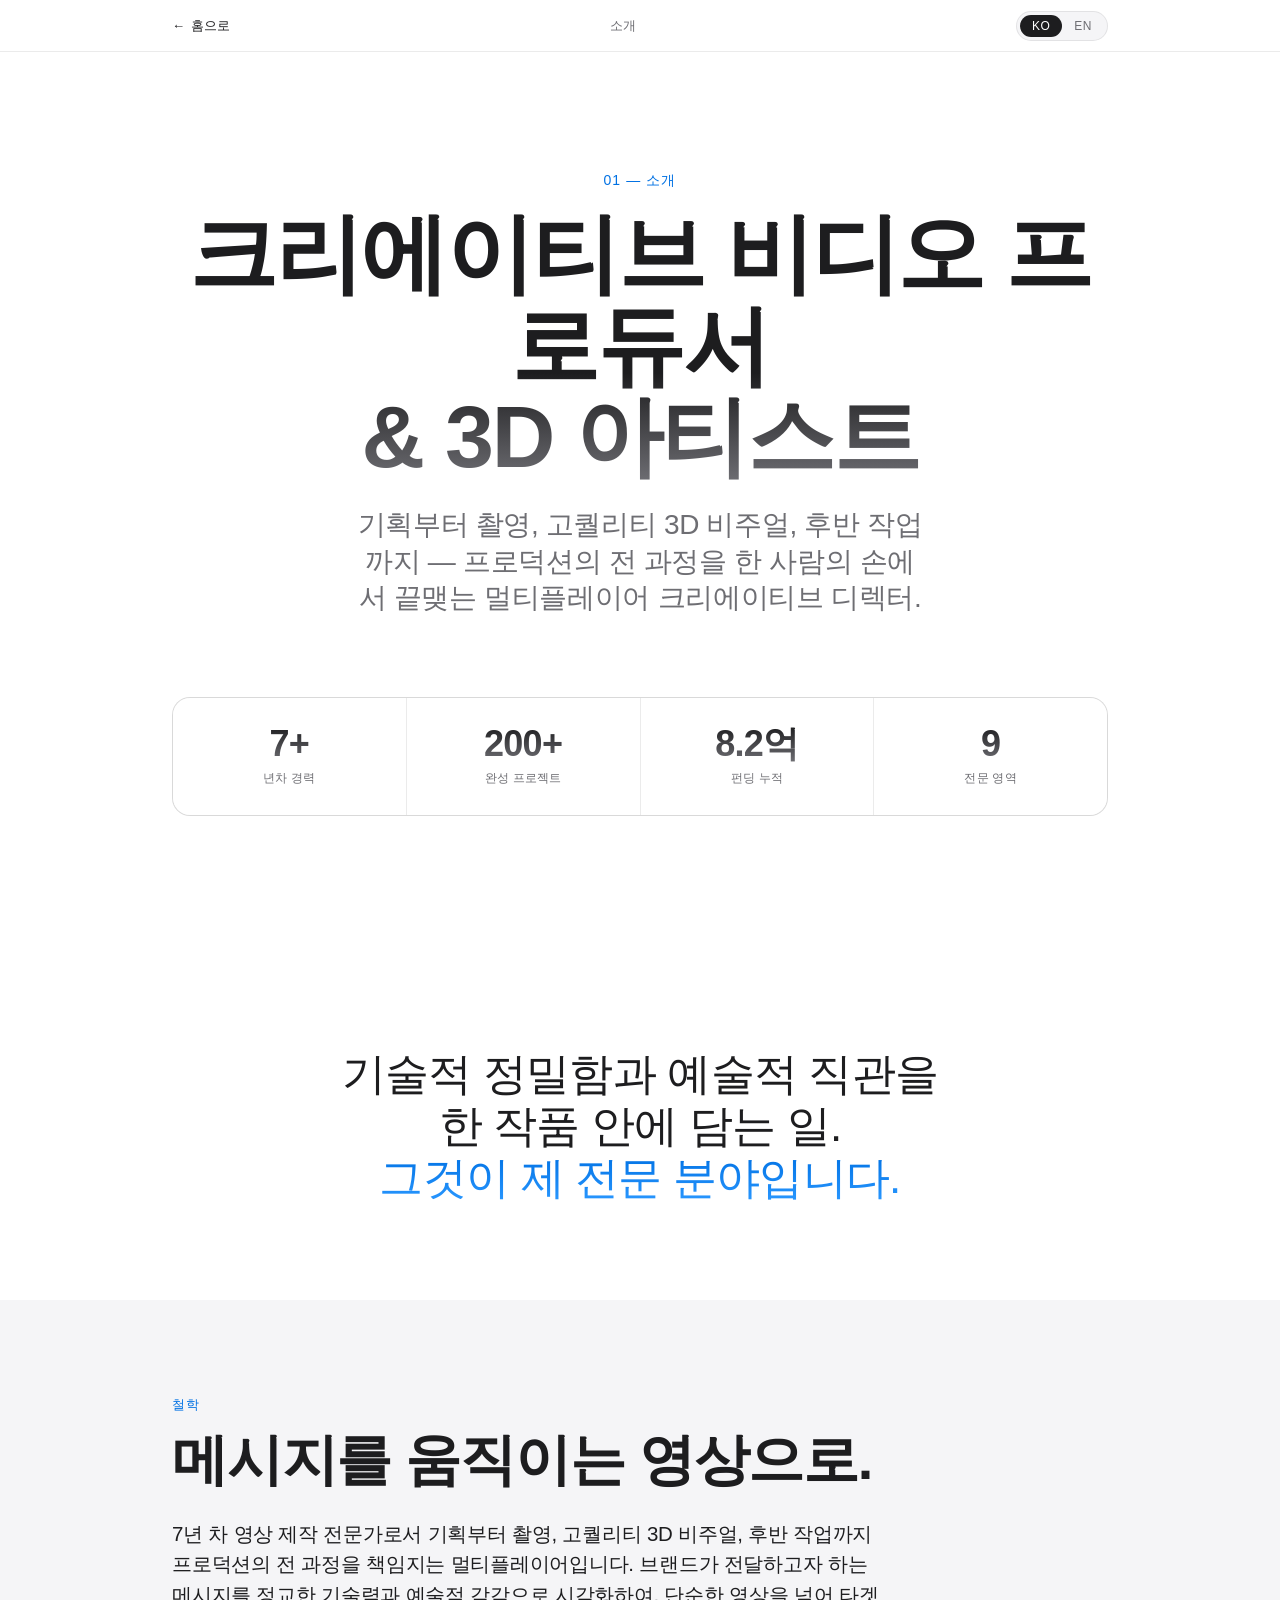
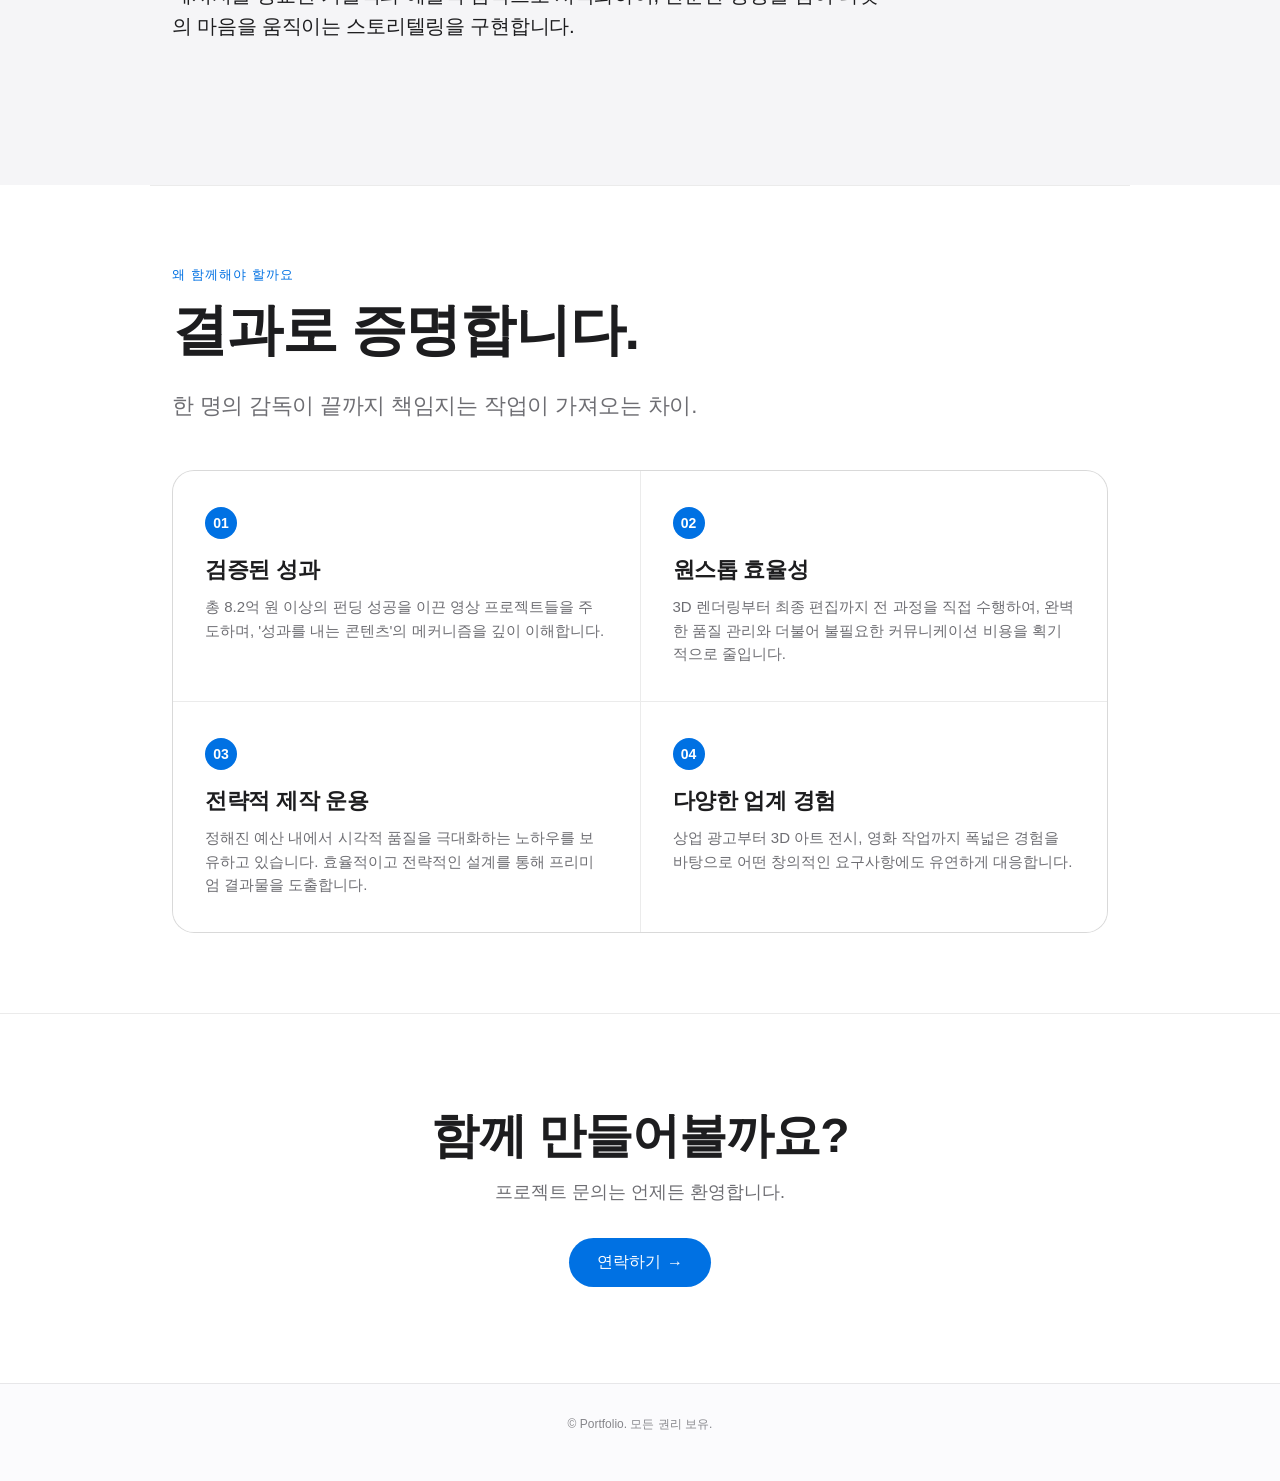
<file: about.html>
<!doctype html>
<html lang="ko">
<head>
  <meta charset="utf-8" />
  <meta name="viewport" content="width=device-width, initial-scale=1" />
  <title data-lang="ko">소개 — Portfolio</title>
  <title data-lang="en">About — Portfolio</title>
  <link rel="stylesheet" href="page-detail.css" />
</head>
<body>

<!-- Top nav -->
<nav class="detail-nav">
  <div class="detail-nav-inner">
    <a class="detail-nav-back" href="index.html">
      <span>←</span>
      <span data-lang="ko">홈으로</span>
      <span data-lang="en">Home</span>
    </a>
    <div class="detail-nav-title">
      <span data-lang="ko">소개</span>
      <span data-lang="en">About</span>
    </div>
    <div class="detail-nav-lang" role="tablist">
      <button data-set-lang="ko" class="active">KO</button>
      <button data-set-lang="en">EN</button>
    </div>
  </div>
</nav>

<main>

  <!-- Hero -->
  <section class="detail-hero">
    <p class="detail-hero-eyebrow">
      <span data-lang="ko">01 — 소개</span>
      <span data-lang="en">01 — About</span>
    </p>
    <h1 class="detail-hero-title">
      <span data-lang="ko">크리에이티브 비디오 프로듀서<br/>&amp; 3D 아티스트</span>
      <span data-lang="en">Creative Video Producer<br/>&amp; 3D Artist</span>
    </h1>
    <p class="detail-hero-sub">
      <span data-lang="ko">기획부터 촬영, 고퀄리티 3D 비주얼, 후반 작업까지 — 프로덕션의 전 과정을 한 사람의 손에서 끝맺는 멀티플레이어 크리에이티브 디렉터.</span>
      <span data-lang="en">From concept to cinematography, 3D visuals to post-production — a multi-disciplinary creator who manages the entire creative lifecycle, end to end.</span>
    </p>
  </section>

  <!-- Stat strip -->
  <section class="detail-section" style="border-top: 0; padding-top: 0;">
    <div class="stat-strip">
      <div class="stat-cell">
        <div class="stat-cell-num">7+</div>
        <div class="stat-cell-label">
          <span data-lang="ko">년차 경력</span>
          <span data-lang="en">Years of practice</span>
        </div>
      </div>
      <div class="stat-cell">
        <div class="stat-cell-num">200+</div>
        <div class="stat-cell-label">
          <span data-lang="ko">완성 프로젝트</span>
          <span data-lang="en">Projects shipped</span>
        </div>
      </div>
      <div class="stat-cell">
        <div class="stat-cell-num"><span data-lang="ko">8.2억</span><span data-lang="en">$745K</span></div>
        <div class="stat-cell-label">
          <span data-lang="ko">펀딩 누적</span>
          <span data-lang="en">In funding raised</span>
        </div>
      </div>
      <div class="stat-cell">
        <div class="stat-cell-num">9</div>
        <div class="stat-cell-label">
          <span data-lang="ko">전문 영역</span>
          <span data-lang="en">Disciplines</span>
        </div>
      </div>
    </div>
  </section>

  <!-- Pullquote -->
  <section class="pullquote">
    <span data-lang="ko">기술적 정밀함과 예술적 직관을<br/>한 작품 안에 담는 일.<br/><em>그것이 제 전문 분야입니다.</em></span>
    <span data-lang="en">Combining technical precision with artistic intuition.<br/><em>That is my craft.</em></span>
  </section>

  <!-- Lead paragraph -->
  <section class="detail-section--bleed">
    <div class="detail-section-inner">
      <p class="detail-section-eyebrow">
        <span data-lang="ko">철학</span>
        <span data-lang="en">Philosophy</span>
      </p>
      <h2 class="detail-section-title">
        <span data-lang="ko">메시지를 움직이는 영상으로.</span>
        <span data-lang="en">Messages, made to move.</span>
      </h2>
      <p class="detail-section-lead" style="font-size: clamp(18px,1.6vw,22px); color: var(--text);">
        <span data-lang="ko">7년 차 영상 제작 전문가로서 기획부터 촬영, 고퀄리티 3D 비주얼, 후반 작업까지 프로덕션의 전 과정을 책임지는 멀티플레이어입니다. 브랜드가 전달하고자 하는 메시지를 정교한 기술력과 예술적 감각으로 시각화하여, 단순한 영상을 넘어 타겟의 마음을 움직이는 스토리텔링을 구현합니다.</span>
        <span data-lang="en">With over 7 years of professional experience, I'm a multi-disciplinary creator who manages the entire creative lifecycle. From initial concept development and high-end cinematography to sophisticated 3D visuals and post-production — I transform brand messages into impactful visual stories. My approach combines technical precision with artistic intuition to deliver results that exceed expectations.</span>
      </p>
    </div>
  </section>

  <!-- Why hire me -->
  <section class="detail-section">
    <p class="detail-section-eyebrow">
      <span data-lang="ko">왜 함께해야 할까요</span>
      <span data-lang="en">Why hire me</span>
    </p>
    <h2 class="detail-section-title">
      <span data-lang="ko">결과로 증명합니다.</span>
      <span data-lang="en">Proven by results.</span>
    </h2>
    <p class="detail-section-lead">
      <span data-lang="ko">한 명의 감독이 끝까지 책임지는 작업이 가져오는 차이.</span>
      <span data-lang="en">The difference one director, accountable end-to-end, can make.</span>
    </p>

    <div class="why-grid">
      <div class="why">
        <div class="why-num">01</div>
        <div class="why-title">
          <span data-lang="ko">검증된 성과</span>
          <span data-lang="en">Proven Results</span>
        </div>
        <p class="why-desc">
          <span data-lang="ko">총 8.2억 원 이상의 펀딩 성공을 이끈 영상 프로젝트들을 주도하며, '성과를 내는 콘텐츠'의 메커니즘을 깊이 이해합니다.</span>
          <span data-lang="en">A track record of leading video projects for crowdfunding campaigns that achieved over $745K in total funding. I understand the mechanics of "content that sells."</span>
        </p>
      </div>
      <div class="why">
        <div class="why-num">02</div>
        <div class="why-title">
          <span data-lang="ko">원스톱 효율성</span>
          <span data-lang="en">End-to-End Efficiency</span>
        </div>
        <p class="why-desc">
          <span data-lang="ko">3D 렌더링부터 최종 편집까지 전 과정을 직접 수행하여, 완벽한 품질 관리와 더불어 불필요한 커뮤니케이션 비용을 획기적으로 줄입니다.</span>
          <span data-lang="en">By handling every stage from 3D rendering to final editing personally, I ensure seamless quality control and significantly reduce communication overhead.</span>
        </p>
      </div>
      <div class="why">
        <div class="why-num">03</div>
        <div class="why-title">
          <span data-lang="ko">전략적 제작 운용</span>
          <span data-lang="en">Strategic Execution</span>
        </div>
        <p class="why-desc">
          <span data-lang="ko">정해진 예산 내에서 시각적 품질을 극대화하는 노하우를 보유하고 있습니다. 효율적이고 전략적인 설계를 통해 프리미엄 결과물을 도출합니다.</span>
          <span data-lang="en">I specialize in maximizing visual quality within any budget. My expertise allows for premium-looking results through efficient and strategic production planning.</span>
        </p>
      </div>
      <div class="why">
        <div class="why-num">04</div>
        <div class="why-title">
          <span data-lang="ko">다양한 업계 경험</span>
          <span data-lang="en">Versatile Experience</span>
        </div>
        <p class="why-desc">
          <span data-lang="ko">상업 광고부터 3D 아트 전시, 영화 작업까지 폭넓은 경험을 바탕으로 어떤 창의적인 요구사항에도 유연하게 대응합니다.</span>
          <span data-lang="en">From commercial advertisements to 3D art exhibitions and film rotoscoping, my diverse background enables me to adapt to any creative challenge.</span>
        </p>
      </div>
    </div>
  </section>

  <!-- CTA -->
  <section class="detail-cta">
    <h2 class="detail-cta-title">
      <span data-lang="ko">함께 만들어볼까요?</span>
      <span data-lang="en">Let's make something.</span>
    </h2>
    <p class="detail-cta-sub">
      <span data-lang="ko">프로젝트 문의는 언제든 환영합니다.</span>
      <span data-lang="en">I'd love to hear about your project.</span>
    </p>
    <a class="detail-cta-btn" href="index.html#contact">
      <span data-lang="ko">연락하기</span>
      <span data-lang="en">Get in touch</span>
      <span>→</span>
    </a>
  </section>

</main>

<footer class="detail-footer">
  <span data-lang="ko">© Portfolio. 모든 권리 보유.</span>
  <span data-lang="en">© Portfolio. All rights reserved.</span>
</footer>

<script>
(function () {
  const KEY = "portfolio-lang";
  const LANG_RAW = (function(){ try { return JSON.parse(localStorage.getItem(KEY)) } catch(e) { return null } })();
  const initial = (LANG_RAW === "en" || LANG_RAW === "ko") ? LANG_RAW : "ko";
  setLang(initial, false);

  document.querySelectorAll("[data-set-lang]").forEach(btn => {
    btn.addEventListener("click", () => setLang(btn.getAttribute("data-set-lang")));
  });

  function setLang(lang, animate) {
    document.documentElement.lang = lang;
    try { localStorage.setItem(KEY, JSON.stringify(lang)); } catch(e) {}
    document.querySelectorAll("[data-set-lang]").forEach(b => {
      b.classList.toggle("active", b.getAttribute("data-set-lang") === lang);
    });
    document.querySelectorAll("title[data-lang]").forEach(t => {
      if (t.getAttribute("data-lang") === lang) document.title = t.textContent;
    });
    if (animate !== false) {
      const m = document.querySelector("main");
      if (m) { m.classList.add("fade"); setTimeout(() => m.classList.remove("fade"), 200); }
    }
  }
})();
</script>

</body>
</html>
</file>
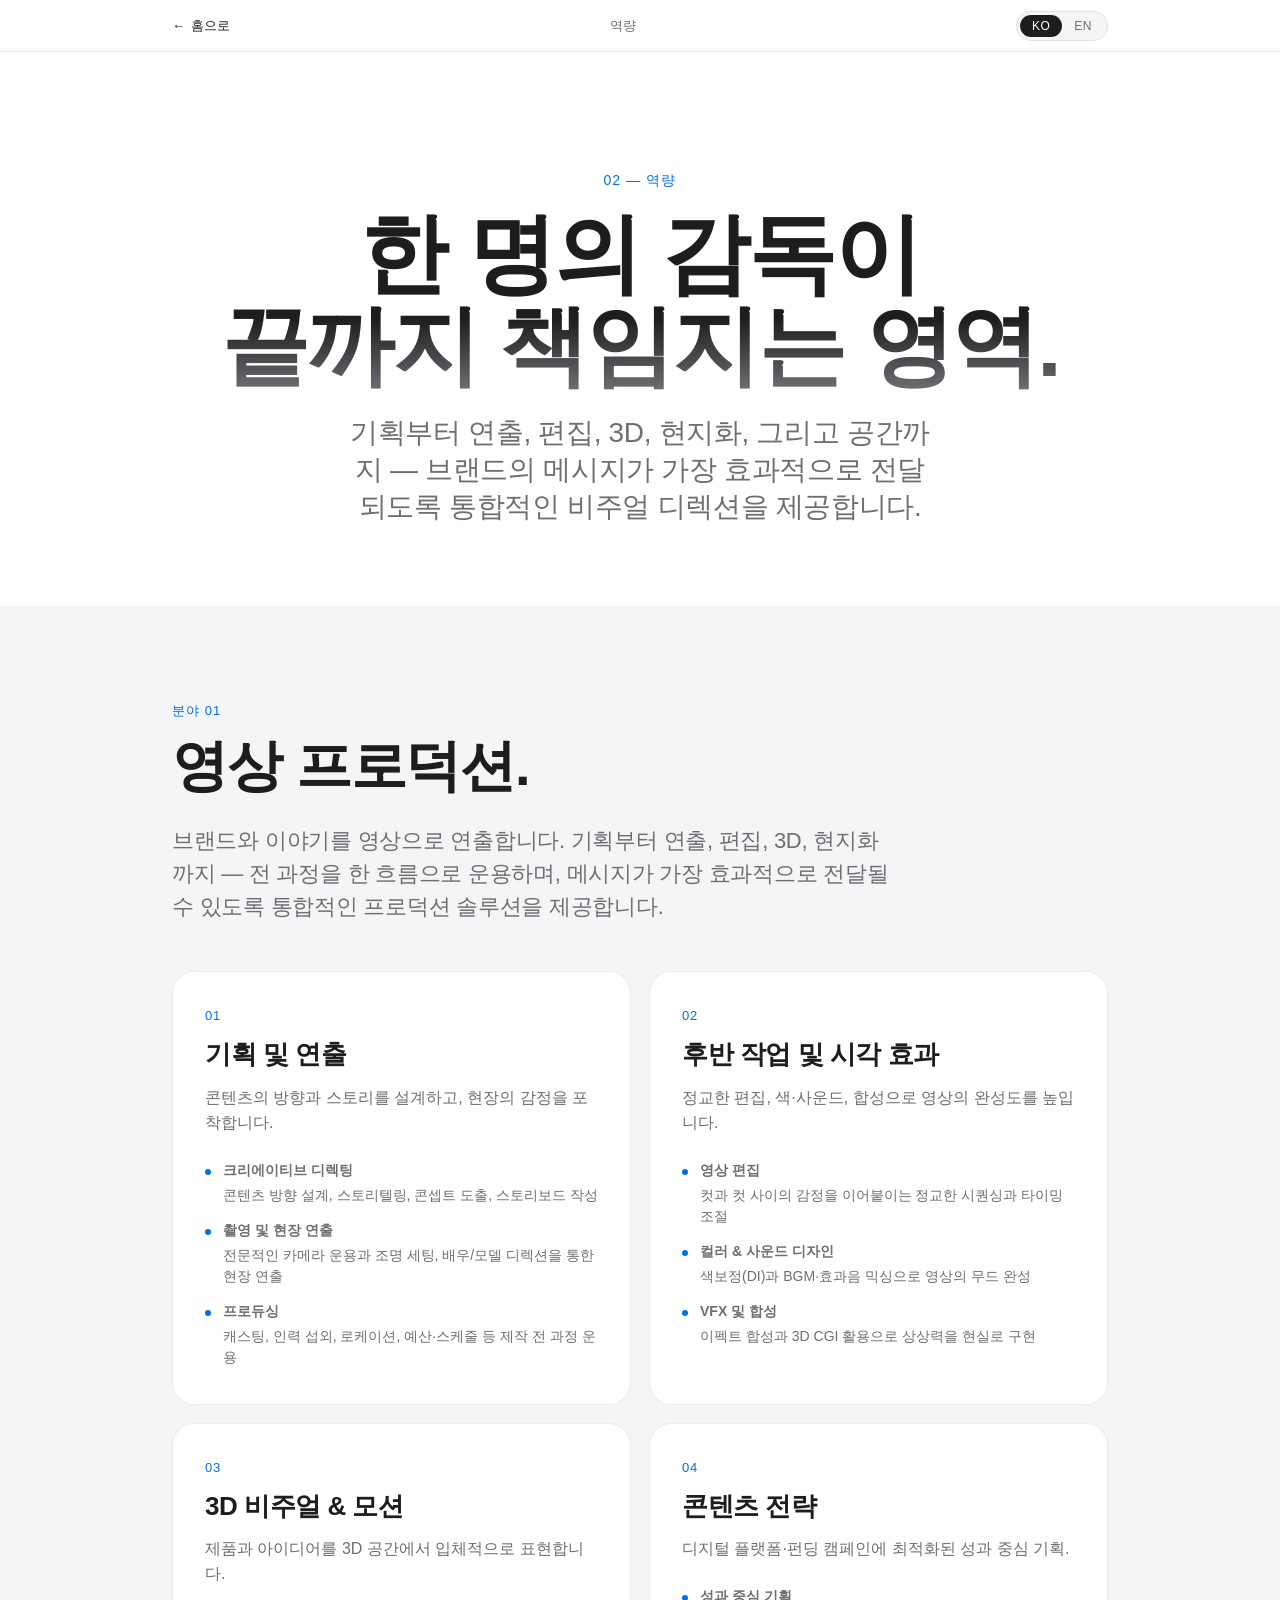
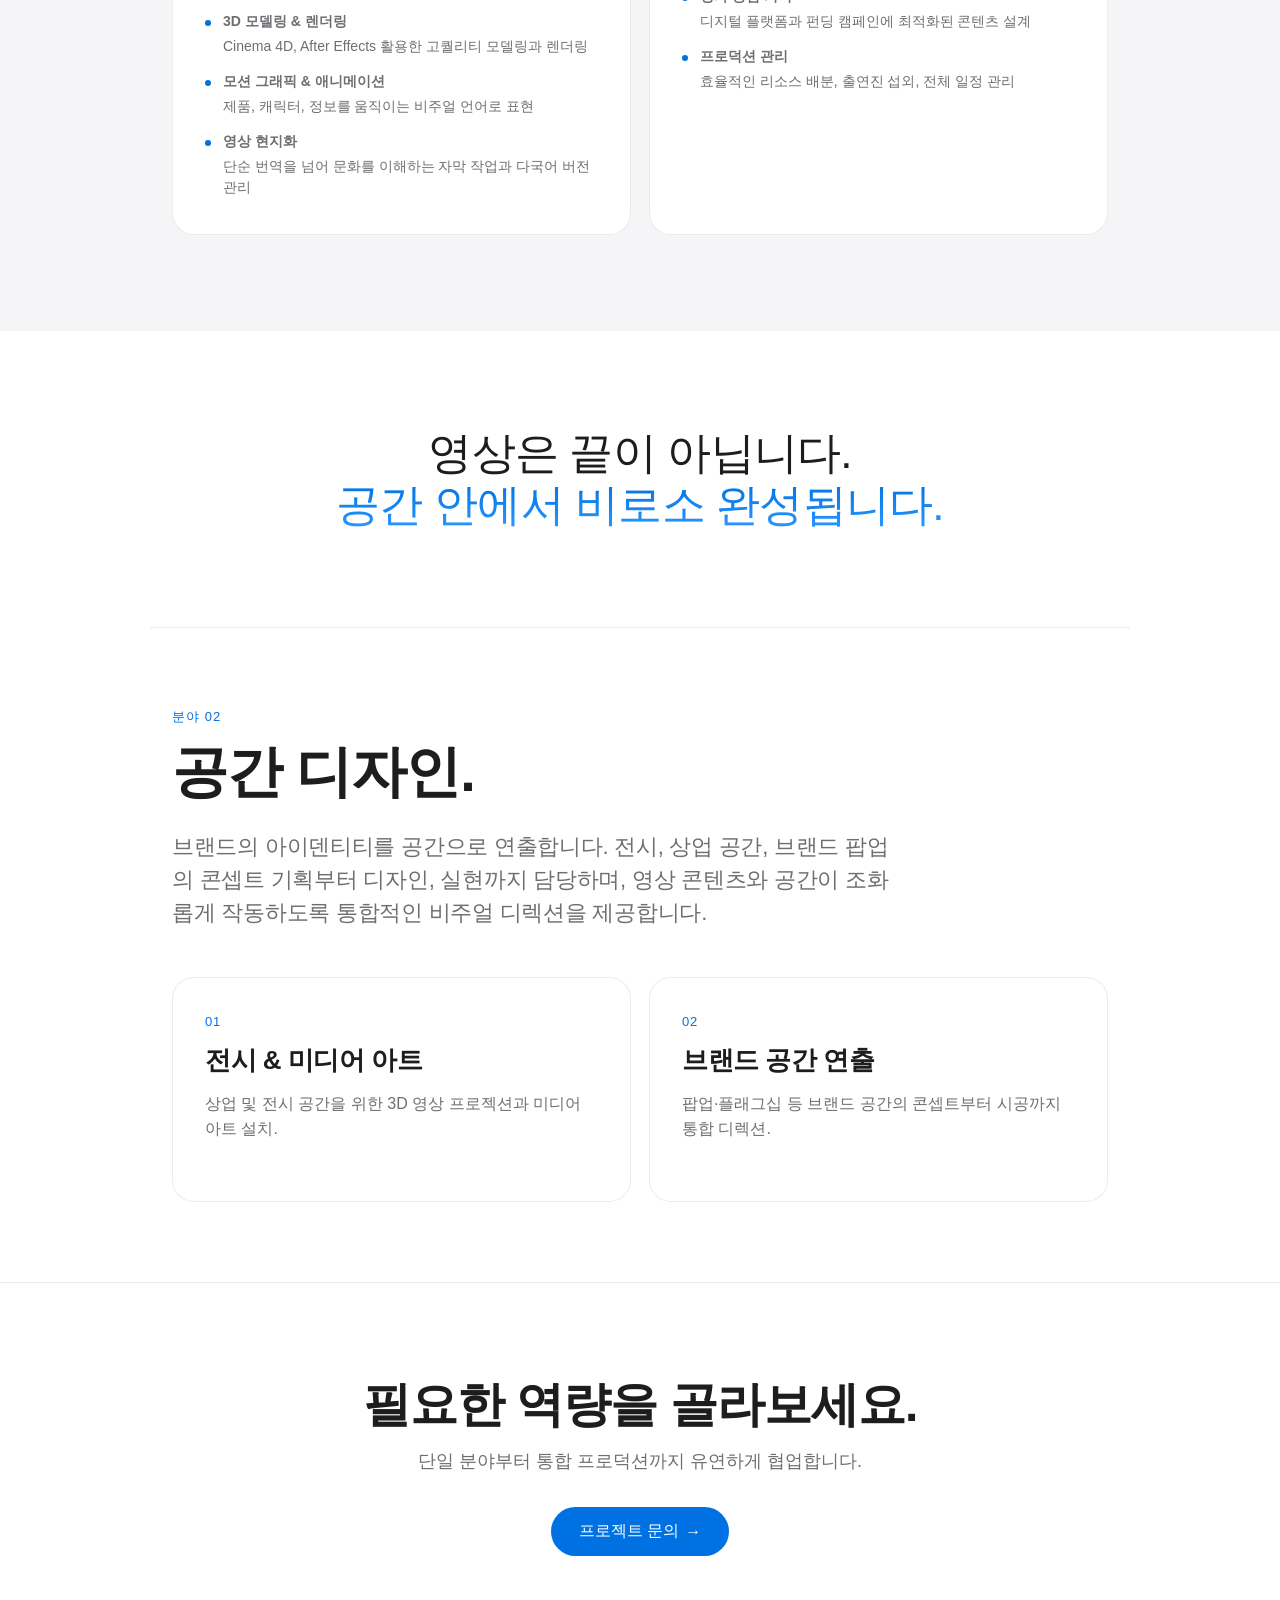
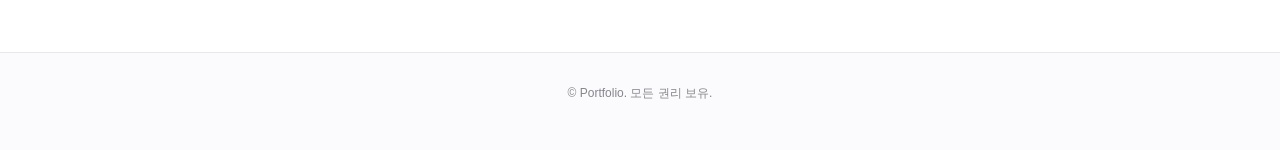
<file: capabilities.html>
<!doctype html>
<html lang="ko">
<head>
  <meta charset="utf-8" />
  <meta name="viewport" content="width=device-width, initial-scale=1" />
  <title data-lang="ko">역량 — Portfolio</title>
  <title data-lang="en">Capabilities — Portfolio</title>
  <link rel="stylesheet" href="page-detail.css" />
</head>
<body>

<!-- Top nav -->
<nav class="detail-nav">
  <div class="detail-nav-inner">
    <a class="detail-nav-back" href="index.html">
      <span>←</span>
      <span data-lang="ko">홈으로</span>
      <span data-lang="en">Home</span>
    </a>
    <div class="detail-nav-title">
      <span data-lang="ko">역량</span>
      <span data-lang="en">Capabilities</span>
    </div>
    <div class="detail-nav-lang" role="tablist">
      <button data-set-lang="ko" class="active">KO</button>
      <button data-set-lang="en">EN</button>
    </div>
  </div>
</nav>

<main>

  <!-- Hero -->
  <section class="detail-hero">
    <p class="detail-hero-eyebrow">
      <span data-lang="ko">02 — 역량</span>
      <span data-lang="en">02 — Capabilities</span>
    </p>
    <h1 class="detail-hero-title">
      <span data-lang="ko">한 명의 감독이<br/>끝까지 책임지는 영역.</span>
      <span data-lang="en">One director.<br/>Every stage.</span>
    </h1>
    <p class="detail-hero-sub">
      <span data-lang="ko">기획부터 연출, 편집, 3D, 현지화, 그리고 공간까지 — 브랜드의 메시지가 가장 효과적으로 전달되도록 통합적인 비주얼 디렉션을 제공합니다.</span>
      <span data-lang="en">Concept, direction, editing, 3D, localization, and space — integrated visual direction so a brand's message lands exactly as intended.</span>
    </p>
  </section>

  <!-- ============ Video Production ============ -->
  <section class="detail-section--bleed">
    <div class="detail-section-inner">
      <p class="detail-section-eyebrow">
        <span data-lang="ko">분야 01</span>
        <span data-lang="en">Discipline 01</span>
      </p>
      <h2 class="detail-section-title">
        <span data-lang="ko">영상 프로덕션.</span>
        <span data-lang="en">Video Production.</span>
      </h2>
      <p class="detail-section-lead">
        <span data-lang="ko">브랜드와 이야기를 영상으로 연출합니다. 기획부터 연출, 편집, 3D, 현지화까지 — 전 과정을 한 흐름으로 운용하며, 메시지가 가장 효과적으로 전달될 수 있도록 통합적인 프로덕션 솔루션을 제공합니다.</span>
        <span data-lang="en">I bring brands and stories to life through cinematic direction. From initial concept to final post-production, 3D visuals, and localization, I manage the entire creative lifecycle to ensure a seamless and impactful result.</span>
      </p>

      <div class="pillar-grid">

        <div class="pillar">
          <div class="pillar-num">01</div>
          <h3 class="pillar-title">
            <span data-lang="ko">기획 및 연출</span>
            <span data-lang="en">Pre-Production &amp; Directing</span>
          </h3>
          <p class="pillar-desc">
            <span data-lang="ko">콘텐츠의 방향과 스토리를 설계하고, 현장의 감정을 포착합니다.</span>
            <span data-lang="en">Designing direction, story, and capturing emotion on set.</span>
          </p>
          <ul class="pillar-list">
            <li>
              <strong>
                <span data-lang="ko">크리에이티브 디렉팅</span>
                <span data-lang="en">Creative Direction</span>
              </strong>
              <span data-lang="ko">콘텐츠 방향 설계, 스토리텔링, 콘셉트 도출, 스토리보드 작성</span>
              <span data-lang="en">Content direction, storytelling, concept development, and storyboarding.</span>
            </li>
            <li>
              <strong>
                <span data-lang="ko">촬영 및 현장 연출</span>
                <span data-lang="en">Filming &amp; On-Set Production</span>
              </strong>
              <span data-lang="ko">전문적인 카메라 운용과 조명 세팅, 배우/모델 디렉션을 통한 현장 연출</span>
              <span data-lang="en">Capturing atmosphere through cinematography, lighting, and talent direction.</span>
            </li>
            <li>
              <strong>
                <span data-lang="ko">프로듀싱</span>
                <span data-lang="en">Producing</span>
              </strong>
              <span data-lang="ko">캐스팅, 인력 섭외, 로케이션, 예산·스케줄 등 제작 전 과정 운용</span>
              <span data-lang="en">Casting, location scouting, and budget &amp; schedule coordination.</span>
            </li>
          </ul>
        </div>

        <div class="pillar">
          <div class="pillar-num">02</div>
          <h3 class="pillar-title">
            <span data-lang="ko">후반 작업 및 시각 효과</span>
            <span data-lang="en">Post-Production &amp; VFX</span>
          </h3>
          <p class="pillar-desc">
            <span data-lang="ko">정교한 편집, 색·사운드, 합성으로 영상의 완성도를 높입니다.</span>
            <span data-lang="en">Editing, color, sound, and compositing — the polish that makes it cinema.</span>
          </p>
          <ul class="pillar-list">
            <li>
              <strong>
                <span data-lang="ko">영상 편집</span>
                <span data-lang="en">Video Editing</span>
              </strong>
              <span data-lang="ko">컷과 컷 사이의 감정을 이어붙이는 정교한 시퀀싱과 타이밍 조절</span>
              <span data-lang="en">Connecting emotion between cuts through precise sequencing and timing.</span>
            </li>
            <li>
              <strong>
                <span data-lang="ko">컬러 &amp; 사운드 디자인</span>
                <span data-lang="en">Color &amp; Sound Design</span>
              </strong>
              <span data-lang="ko">색보정(DI)과 BGM·효과음 믹싱으로 영상의 무드 완성</span>
              <span data-lang="en">Professional color grading and immersive audio mixing.</span>
            </li>
            <li>
              <strong>
                <span data-lang="ko">VFX 및 합성</span>
                <span data-lang="en">VFX &amp; Compositing</span>
              </strong>
              <span data-lang="ko">이펙트 합성과 3D CGI 활용으로 상상력을 현실로 구현</span>
              <span data-lang="en">Visual effects, 3D CGI integration, and advanced compositing.</span>
            </li>
          </ul>
        </div>

        <div class="pillar">
          <div class="pillar-num">03</div>
          <h3 class="pillar-title">
            <span data-lang="ko">3D 비주얼 &amp; 모션</span>
            <span data-lang="en">3D Visuals &amp; Motion</span>
          </h3>
          <p class="pillar-desc">
            <span data-lang="ko">제품과 아이디어를 3D 공간에서 입체적으로 표현합니다.</span>
            <span data-lang="en">Bringing products and ideas into immersive 3D space.</span>
          </p>
          <ul class="pillar-list">
            <li>
              <strong>
                <span data-lang="ko">3D 모델링 &amp; 렌더링</span>
                <span data-lang="en">3D Modeling &amp; Rendering</span>
              </strong>
              <span data-lang="ko">Cinema 4D, After Effects 활용한 고퀄리티 모델링과 렌더링</span>
              <span data-lang="en">High-quality modeling and rendering with Cinema 4D and After Effects.</span>
            </li>
            <li>
              <strong>
                <span data-lang="ko">모션 그래픽 &amp; 애니메이션</span>
                <span data-lang="en">Motion Graphics &amp; Animation</span>
              </strong>
              <span data-lang="ko">제품, 캐릭터, 정보를 움직이는 비주얼 언어로 표현</span>
              <span data-lang="en">Turning products, characters, and information into moving visual language.</span>
            </li>
            <li>
              <strong>
                <span data-lang="ko">영상 현지화</span>
                <span data-lang="en">Video Localization</span>
              </strong>
              <span data-lang="ko">단순 번역을 넘어 문화를 이해하는 자막 작업과 다국어 버전 관리</span>
              <span data-lang="en">Cultural localization through subtitling and multi-language version management.</span>
            </li>
          </ul>
        </div>

        <div class="pillar">
          <div class="pillar-num">04</div>
          <h3 class="pillar-title">
            <span data-lang="ko">콘텐츠 전략</span>
            <span data-lang="en">Content Strategy</span>
          </h3>
          <p class="pillar-desc">
            <span data-lang="ko">디지털 플랫폼·펀딩 캠페인에 최적화된 성과 중심 기획.</span>
            <span data-lang="en">Performance-driven planning for digital platforms and funding campaigns.</span>
          </p>
          <ul class="pillar-list">
            <li>
              <strong>
                <span data-lang="ko">성과 중심 기획</span>
                <span data-lang="en">Performance-Driven Planning</span>
              </strong>
              <span data-lang="ko">디지털 플랫폼과 펀딩 캠페인에 최적화된 콘텐츠 설계</span>
              <span data-lang="en">Content optimized for digital platforms and funding campaigns.</span>
            </li>
            <li>
              <strong>
                <span data-lang="ko">프로덕션 관리</span>
                <span data-lang="en">Production Management</span>
              </strong>
              <span data-lang="ko">효율적인 리소스 배분, 출연진 섭외, 전체 일정 관리</span>
              <span data-lang="en">Efficient resource allocation, talent casting, and schedule management.</span>
            </li>
          </ul>
        </div>

      </div>
    </div>
  </section>

  <!-- Pullquote between disciplines -->
  <section class="pullquote">
    <span data-lang="ko">영상은 끝이 아닙니다.<br/><em>공간 안에서 비로소 완성됩니다.</em></span>
    <span data-lang="en">A video doesn't end on the screen.<br/><em>It's completed in the space around it.</em></span>
  </section>

  <!-- ============ Space Design ============ -->
  <section class="detail-section">
    <p class="detail-section-eyebrow">
      <span data-lang="ko">분야 02</span>
      <span data-lang="en">Discipline 02</span>
    </p>
    <h2 class="detail-section-title">
      <span data-lang="ko">공간 디자인.</span>
      <span data-lang="en">Space Design.</span>
    </h2>
    <p class="detail-section-lead">
      <span data-lang="ko">브랜드의 아이덴티티를 공간으로 연출합니다. 전시, 상업 공간, 브랜드 팝업의 콘셉트 기획부터 디자인, 실현까지 담당하며, 영상 콘텐츠와 공간이 조화롭게 작동하도록 통합적인 비주얼 디렉션을 제공합니다.</span>
      <span data-lang="en">I translate brand identities into physical spaces. From concept planning to visual direction, I design immersive environments for exhibitions, commercial spaces, and brand pop-ups that harmoniously integrate with visual content.</span>
    </p>

    <div class="pillar-grid">
      <div class="pillar">
        <div class="pillar-num">01</div>
        <h3 class="pillar-title">
          <span data-lang="ko">전시 &amp; 미디어 아트</span>
          <span data-lang="en">Exhibition &amp; Media Art</span>
        </h3>
        <p class="pillar-desc">
          <span data-lang="ko">상업 및 전시 공간을 위한 3D 영상 프로젝션과 미디어 아트 설치.</span>
          <span data-lang="en">3D video projection and media art installations for commercial and exhibition spaces.</span>
        </p>
      </div>
      <div class="pillar">
        <div class="pillar-num">02</div>
        <h3 class="pillar-title">
          <span data-lang="ko">브랜드 공간 연출</span>
          <span data-lang="en">Brand Spatial Direction</span>
        </h3>
        <p class="pillar-desc">
          <span data-lang="ko">팝업·플래그십 등 브랜드 공간의 콘셉트부터 시공까지 통합 디렉션.</span>
          <span data-lang="en">End-to-end direction for pop-ups and flagship environments — concept to construction.</span>
        </p>
      </div>
    </div>
  </section>

  <!-- CTA -->
  <section class="detail-cta">
    <h2 class="detail-cta-title">
      <span data-lang="ko">필요한 역량을 골라보세요.</span>
      <span data-lang="en">Pick what you need.</span>
    </h2>
    <p class="detail-cta-sub">
      <span data-lang="ko">단일 분야부터 통합 프로덕션까지 유연하게 협업합니다.</span>
      <span data-lang="en">From a single discipline to fully integrated production — let's talk.</span>
    </p>
    <a class="detail-cta-btn" href="index.html#contact">
      <span data-lang="ko">프로젝트 문의</span>
      <span data-lang="en">Start a project</span>
      <span>→</span>
    </a>
  </section>

</main>

<footer class="detail-footer">
  <span data-lang="ko">© Portfolio. 모든 권리 보유.</span>
  <span data-lang="en">© Portfolio. All rights reserved.</span>
</footer>

<script>
(function () {
  const KEY = "portfolio-lang";
  const LANG_RAW = (function(){ try { return JSON.parse(localStorage.getItem(KEY)) } catch(e) { return null } })();
  const initial = (LANG_RAW === "en" || LANG_RAW === "ko") ? LANG_RAW : "ko";
  setLang(initial, false);

  document.querySelectorAll("[data-set-lang]").forEach(btn => {
    btn.addEventListener("click", () => setLang(btn.getAttribute("data-set-lang")));
  });

  function setLang(lang, animate) {
    document.documentElement.lang = lang;
    try { localStorage.setItem(KEY, JSON.stringify(lang)); } catch(e) {}
    document.querySelectorAll("[data-set-lang]").forEach(b => {
      b.classList.toggle("active", b.getAttribute("data-set-lang") === lang);
    });
    document.querySelectorAll("title[data-lang]").forEach(t => {
      if (t.getAttribute("data-lang") === lang) document.title = t.textContent;
    });
    if (animate !== false) {
      const m = document.querySelector("main");
      if (m) { m.classList.add("fade"); setTimeout(() => m.classList.remove("fade"), 200); }
    }
  }
})();
</script>

</body>
</html>
</file>
<file: page-detail.css>
/* ============================================================
   Detail page styles (about.html / capabilities.html)
   Apple-style long-form layout
   ============================================================ */

:root {
  --accent: #0071e3;
  --bg: #ffffff;
  --bg-alt: #f5f5f7;
  --bg-deep: #fbfbfd;
  --text: #1d1d1f;
  --text-soft: #6e6e73;
  --text-faint: #86868b;
  --hairline: rgba(0, 0, 0, 0.08);
  --max-w: 980px;
  --nav-h: 52px;
  font-family: -apple-system, BlinkMacSystemFont, "SF Pro Text", "SF Pro Display",
    "Pretendard", "Pretendard Variable", "Apple SD Gothic Neo", "Noto Sans KR",
    Helvetica, Arial, sans-serif;
}

* { box-sizing: border-box; }
html, body {
  margin: 0; padding: 0;
  background: var(--bg); color: var(--text);
  -webkit-font-smoothing: antialiased;
  text-rendering: optimizeLegibility;
}
a { color: inherit; text-decoration: none; }
button { font-family: inherit; cursor: pointer; }
img { max-width: 100%; display: block; }

/* ===== Top nav ===== */
.detail-nav {
  position: sticky; top: 0; z-index: 50;
  height: var(--nav-h);
  background: rgba(255, 255, 255, 0.82);
  backdrop-filter: saturate(180%) blur(20px);
  -webkit-backdrop-filter: saturate(180%) blur(20px);
  border-bottom: 1px solid var(--hairline);
}
.detail-nav-inner {
  max-width: var(--max-w);
  margin: 0 auto; padding: 0 22px;
  height: 100%;
  display: flex; align-items: center; justify-content: space-between;
  gap: 24px;
}
.detail-nav-back {
  display: inline-flex; align-items: center; gap: 6px;
  font-size: 13px; color: var(--text);
  font-weight: 500;
  padding: 6px 0;
}
.detail-nav-back:hover { color: var(--accent); }
.detail-nav-title { font-size: 13px; color: var(--text-soft); font-weight: 500; }
.detail-nav-lang {
  display: inline-flex; padding: 3px;
  background: var(--bg-alt); border-radius: 999px;
  border: 1px solid var(--hairline);
  font-size: 12px;
}
.detail-nav-lang button {
  background: transparent; border: 0;
  padding: 4px 12px; border-radius: 999px;
  cursor: pointer; color: var(--text-soft); font-family: inherit;
  font-size: 12px; letter-spacing: 0.04em;
  transition: background 0.18s, color 0.18s;
}
.detail-nav-lang button.active {
  background: var(--text); color: white;
  box-shadow: none;
}

/* ===== Hero ===== */
.detail-hero {
  padding: 120px 22px 80px;
  text-align: center;
  max-width: var(--max-w);
  margin: 0 auto;
}
.detail-hero-eyebrow {
  font-size: 14px; color: var(--accent);
  text-transform: uppercase;
  letter-spacing: 0.08em;
  font-weight: 500;
  margin: 0 0 18px;
}
.detail-hero-title {
  font-size: clamp(48px, 7vw, 88px);
  letter-spacing: -0.025em;
  line-height: 1.04;
  font-weight: 600;
  margin: 0 0 24px;
  background: linear-gradient(180deg, #1d1d1f 0%, #1d1d1f 60%, #6e6e73 100%);
  -webkit-background-clip: text;
  background-clip: text;
  color: transparent;
}
.detail-hero-sub {
  font-size: clamp(20px, 2.2vw, 28px);
  color: var(--text-soft);
  letter-spacing: -0.012em;
  line-height: 1.32;
  font-weight: 400;
  max-width: 760px;
  margin: 0 auto;
  text-wrap: balance;
}

/* ===== Section block ===== */
.detail-section {
  max-width: var(--max-w);
  margin: 0 auto;
  padding: 80px 22px;
  border-top: 1px solid var(--hairline);
}
.detail-section--bleed {
  background: var(--bg-alt);
  max-width: none;
  border-top: 0;
}
.detail-section--bleed > .detail-section-inner {
  max-width: var(--max-w);
  margin: 0 auto;
  padding: 96px 22px;
}

.detail-section-eyebrow {
  font-size: 13px;
  color: var(--accent);
  letter-spacing: 0.08em;
  text-transform: uppercase;
  font-weight: 500;
  margin: 0 0 16px;
}
.detail-section-title {
  font-size: clamp(36px, 5vw, 56px);
  letter-spacing: -0.022em;
  line-height: 1.08;
  font-weight: 600;
  margin: 0 0 28px;
  text-wrap: balance;
}
.detail-section-lead {
  font-size: clamp(19px, 1.8vw, 22px);
  color: var(--text-soft);
  letter-spacing: -0.012em;
  line-height: 1.5;
  margin: 0 0 48px;
  max-width: 720px;
  text-wrap: pretty;
}

/* ===== Pillar cards (capabilities) ===== */
.pillar-grid {
  display: grid;
  grid-template-columns: 1fr;
  gap: 18px;
}
@media (min-width: 720px) {
  .pillar-grid { grid-template-columns: repeat(2, 1fr); }
}
.pillar {
  background: white;
  border: 1px solid var(--hairline);
  border-radius: 22px;
  padding: 36px 32px;
  transition: transform 0.2s, box-shadow 0.2s, border-color 0.2s;
}
.pillar:hover {
  transform: translateY(-2px);
  border-color: rgba(0,0,0,0.16);
  box-shadow: 0 14px 40px -12px rgba(0,0,0,0.10);
}
.pillar-num {
  font-size: 13px;
  color: var(--accent);
  font-weight: 500;
  letter-spacing: 0.06em;
  margin: 0 0 16px;
}
.pillar-title {
  font-size: 26px;
  letter-spacing: -0.018em;
  font-weight: 600;
  margin: 0 0 16px;
  line-height: 1.18;
}
.pillar-desc {
  font-size: 16px;
  color: var(--text-soft);
  line-height: 1.55;
  margin: 0 0 24px;
}
.pillar-list {
  list-style: none;
  margin: 0; padding: 0;
  display: flex; flex-direction: column;
  gap: 14px;
}
.pillar-list li {
  font-size: 15px;
  line-height: 1.5;
  color: var(--text);
  padding-left: 18px;
  position: relative;
}
.pillar-list li::before {
  content: "";
  position: absolute;
  left: 0; top: 9px;
  width: 6px; height: 6px;
  border-radius: 50%;
  background: var(--accent);
}
.pillar-list strong {
  display: block;
  font-weight: 600;
  color: var(--text);
  margin-bottom: 4px;
}
.pillar-list span {
  color: var(--text-soft);
  font-size: 14px;
  line-height: 1.5;
}

/* ===== Why-grid (about) ===== */
.why-grid {
  display: grid;
  grid-template-columns: 1fr;
  gap: 1px;
  background: var(--hairline);
  border-radius: 22px;
  overflow: hidden;
  border: 1px solid var(--hairline);
}
@media (min-width: 720px) {
  .why-grid { grid-template-columns: repeat(2, 1fr); }
}
.why {
  background: white;
  padding: 36px 32px;
}
.why-num {
  display: inline-flex;
  align-items: center; justify-content: center;
  width: 32px; height: 32px;
  border-radius: 50%;
  background: var(--accent);
  color: white;
  font-size: 14px; font-weight: 600;
  margin-bottom: 18px;
}
.why-title {
  font-size: 22px;
  font-weight: 600;
  letter-spacing: -0.014em;
  margin: 0 0 12px;
  line-height: 1.2;
}
.why-desc {
  font-size: 15px;
  color: var(--text-soft);
  line-height: 1.55;
  margin: 0;
}

/* ===== Big quote / pullquote ===== */
.pullquote {
  font-size: clamp(28px, 3.6vw, 44px);
  line-height: 1.18;
  letter-spacing: -0.018em;
  font-weight: 500;
  color: var(--text);
  text-align: center;
  max-width: 880px;
  margin: 0 auto;
  padding: 96px 22px;
  text-wrap: balance;
}
.pullquote em {
  font-style: normal;
  background: linear-gradient(180deg, var(--accent) 0%, #2997ff 100%);
  -webkit-background-clip: text;
  background-clip: text;
  color: transparent;
}

/* ===== Stat strip ===== */
.stat-strip {
  display: grid;
  grid-template-columns: repeat(2, 1fr);
  gap: 1px;
  background: var(--hairline);
  border: 1px solid var(--hairline);
  border-radius: 18px;
  overflow: hidden;
  margin: 0 0 56px;
}
@media (min-width: 720px) {
  .stat-strip { grid-template-columns: repeat(4, 1fr); }
}
.stat-cell {
  background: white;
  padding: 28px 20px;
  text-align: center;
}
.stat-cell-num {
  font-size: 36px;
  font-weight: 600;
  letter-spacing: -0.02em;
  line-height: 1;
  margin: 0 0 8px;
  background: linear-gradient(180deg, #1d1d1f, #6e6e73);
  -webkit-background-clip: text;
  background-clip: text;
  color: transparent;
}
.stat-cell-label {
  font-size: 12px;
  color: var(--text-soft);
  letter-spacing: 0.02em;
}

/* ===== CTA strip ===== */
.detail-cta {
  text-align: center;
  padding: 96px 22px;
  border-top: 1px solid var(--hairline);
}
.detail-cta-title {
  font-size: clamp(32px, 4vw, 48px);
  font-weight: 600;
  letter-spacing: -0.02em;
  line-height: 1.1;
  margin: 0 0 16px;
}
.detail-cta-sub {
  font-size: 18px;
  color: var(--text-soft);
  margin: 0 0 32px;
  line-height: 1.5;
}
.detail-cta-btn {
  display: inline-flex; align-items: center; gap: 6px;
  background: var(--accent);
  color: white;
  border: 0;
  padding: 14px 28px;
  border-radius: 999px;
  font-size: 16px;
  font-weight: 500;
  text-decoration: none;
  transition: transform 0.15s, background 0.15s;
}
.detail-cta-btn:hover { transform: translateY(-1px); background: #0077ed; }

/* ===== Footer ===== */
.detail-footer {
  text-align: center;
  padding: 32px 22px 48px;
  font-size: 12px;
  color: var(--text-faint);
  border-top: 1px solid var(--hairline);
  background: var(--bg-deep);
}

/* Lang visibility */
[data-lang] { display: none; }
html[lang="ko"] [data-lang="ko"] { display: revert; }
html[lang="en"] [data-lang="en"] { display: revert; }
html[lang="ko"] .pillar-list [data-lang="ko"],
html[lang="en"] .pillar-list [data-lang="en"] { display: list-item; }

/* Smooth fade on lang change */
main { transition: opacity 0.18s; }
main.fade { opacity: 0; }

/* Section title links in index.html */
.section-title-link {
  display: inline-flex; align-items: baseline; gap: 12px;
  text-decoration: none; color: inherit;
  position: relative;
}
.section-title-link:hover .section-title-arrow {
  transform: translateX(4px);
  opacity: 1;
}
.section-title-arrow {
  font-size: 0.5em;
  color: var(--accent);
  font-weight: 400;
  opacity: 0.6;
  transition: transform 0.2s, opacity 0.2s;
  display: inline-block;
}
</file>
